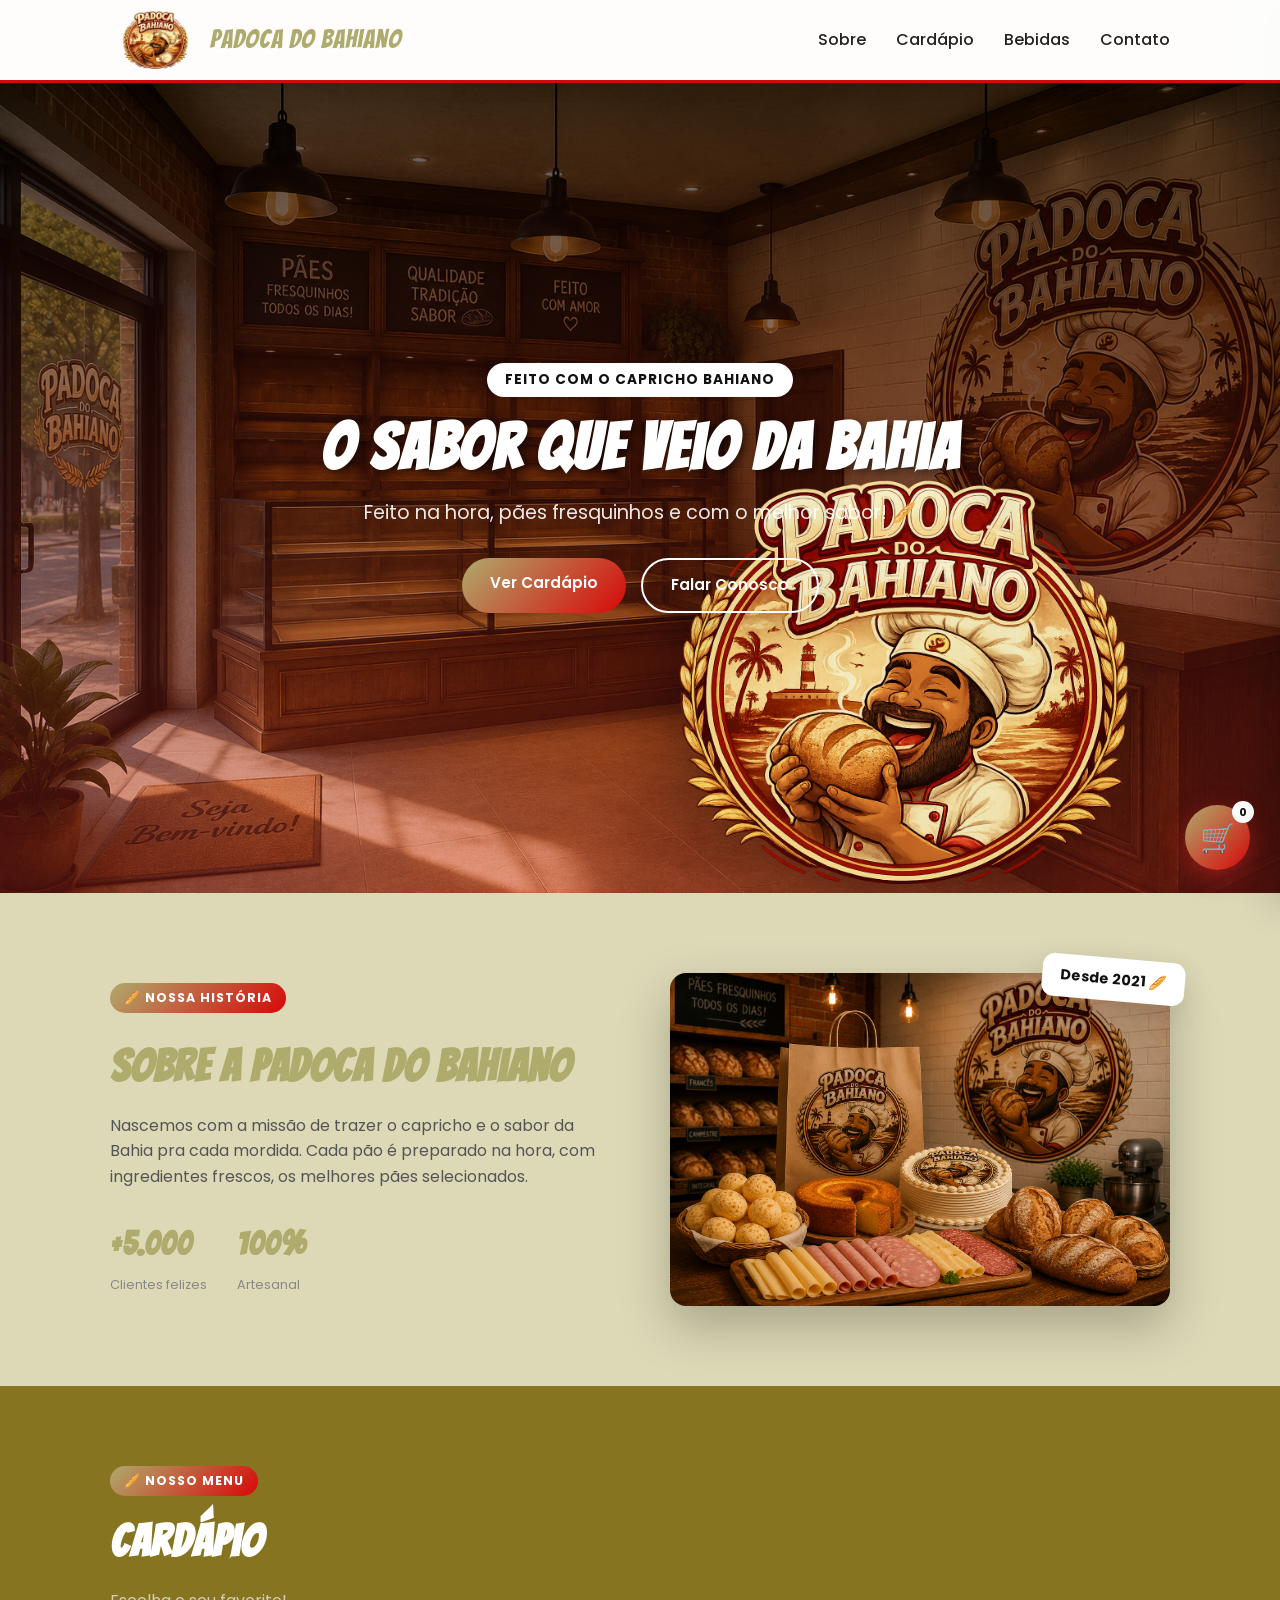
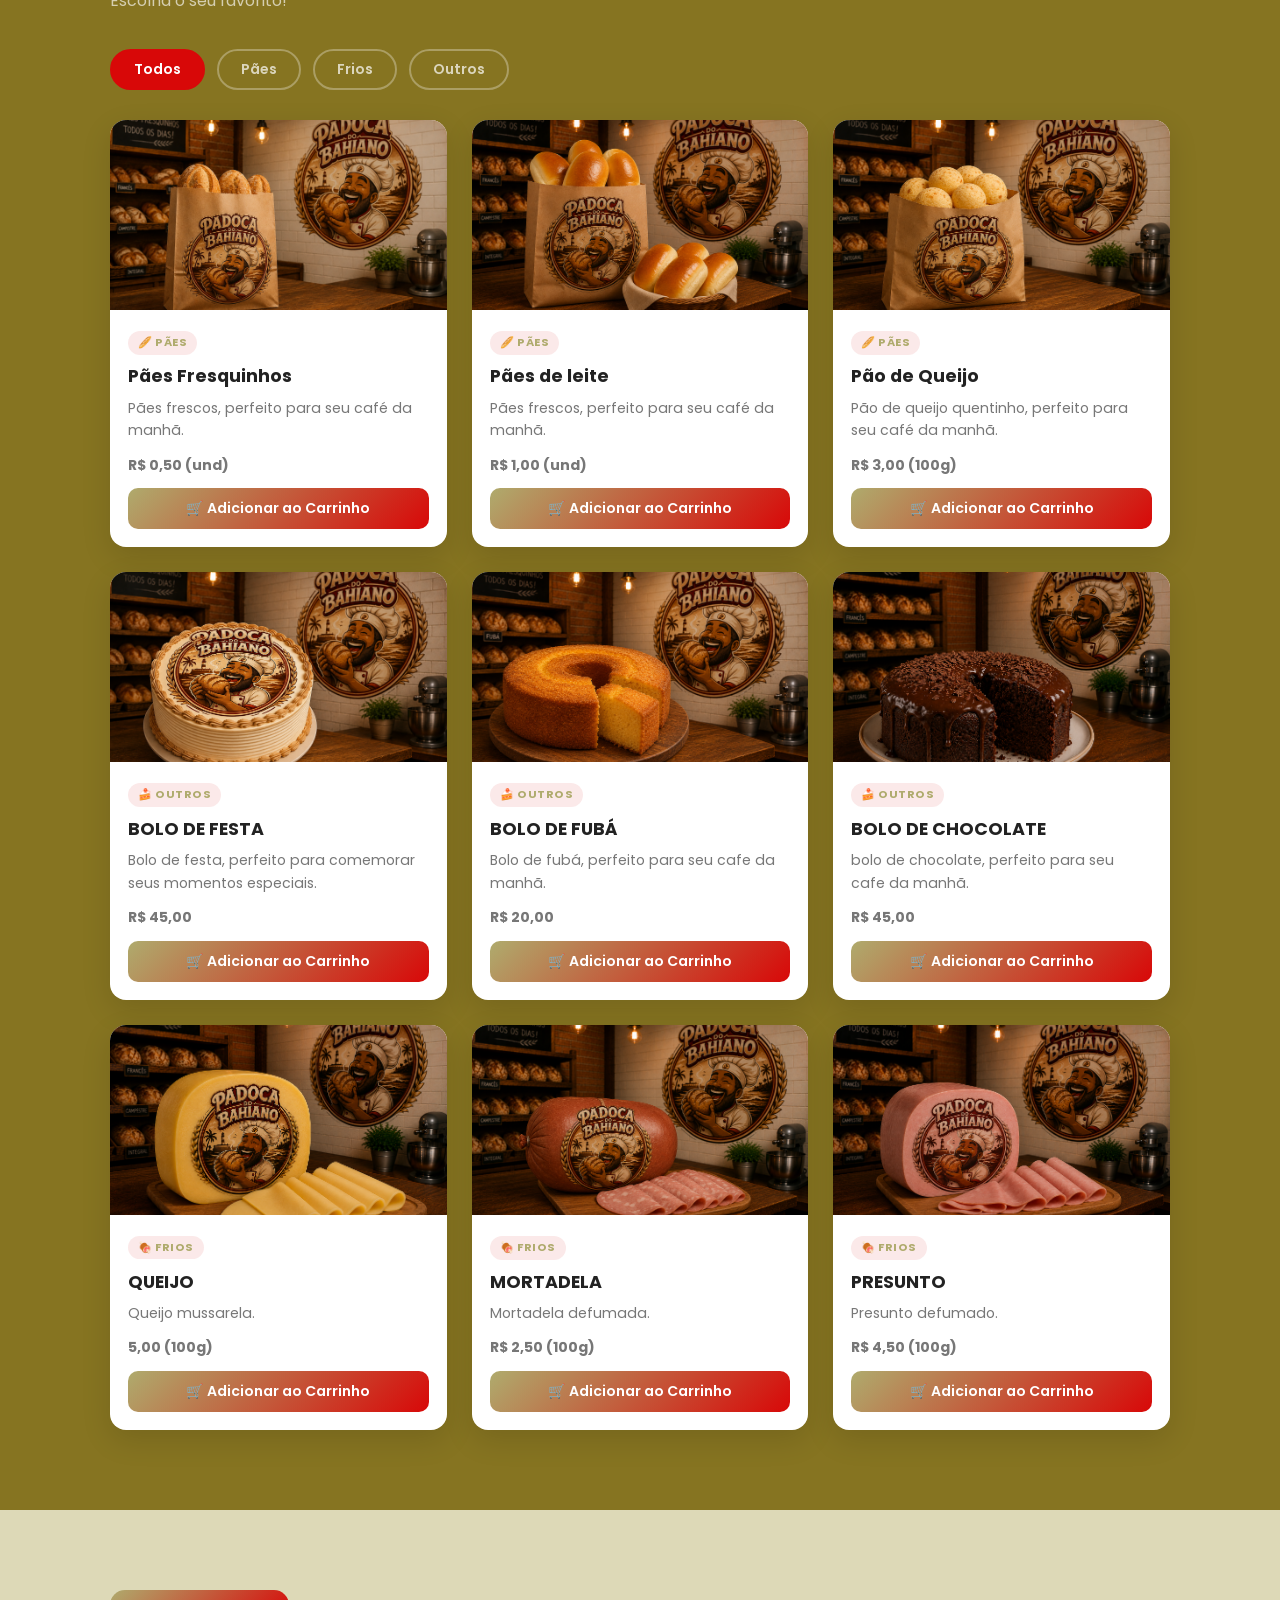
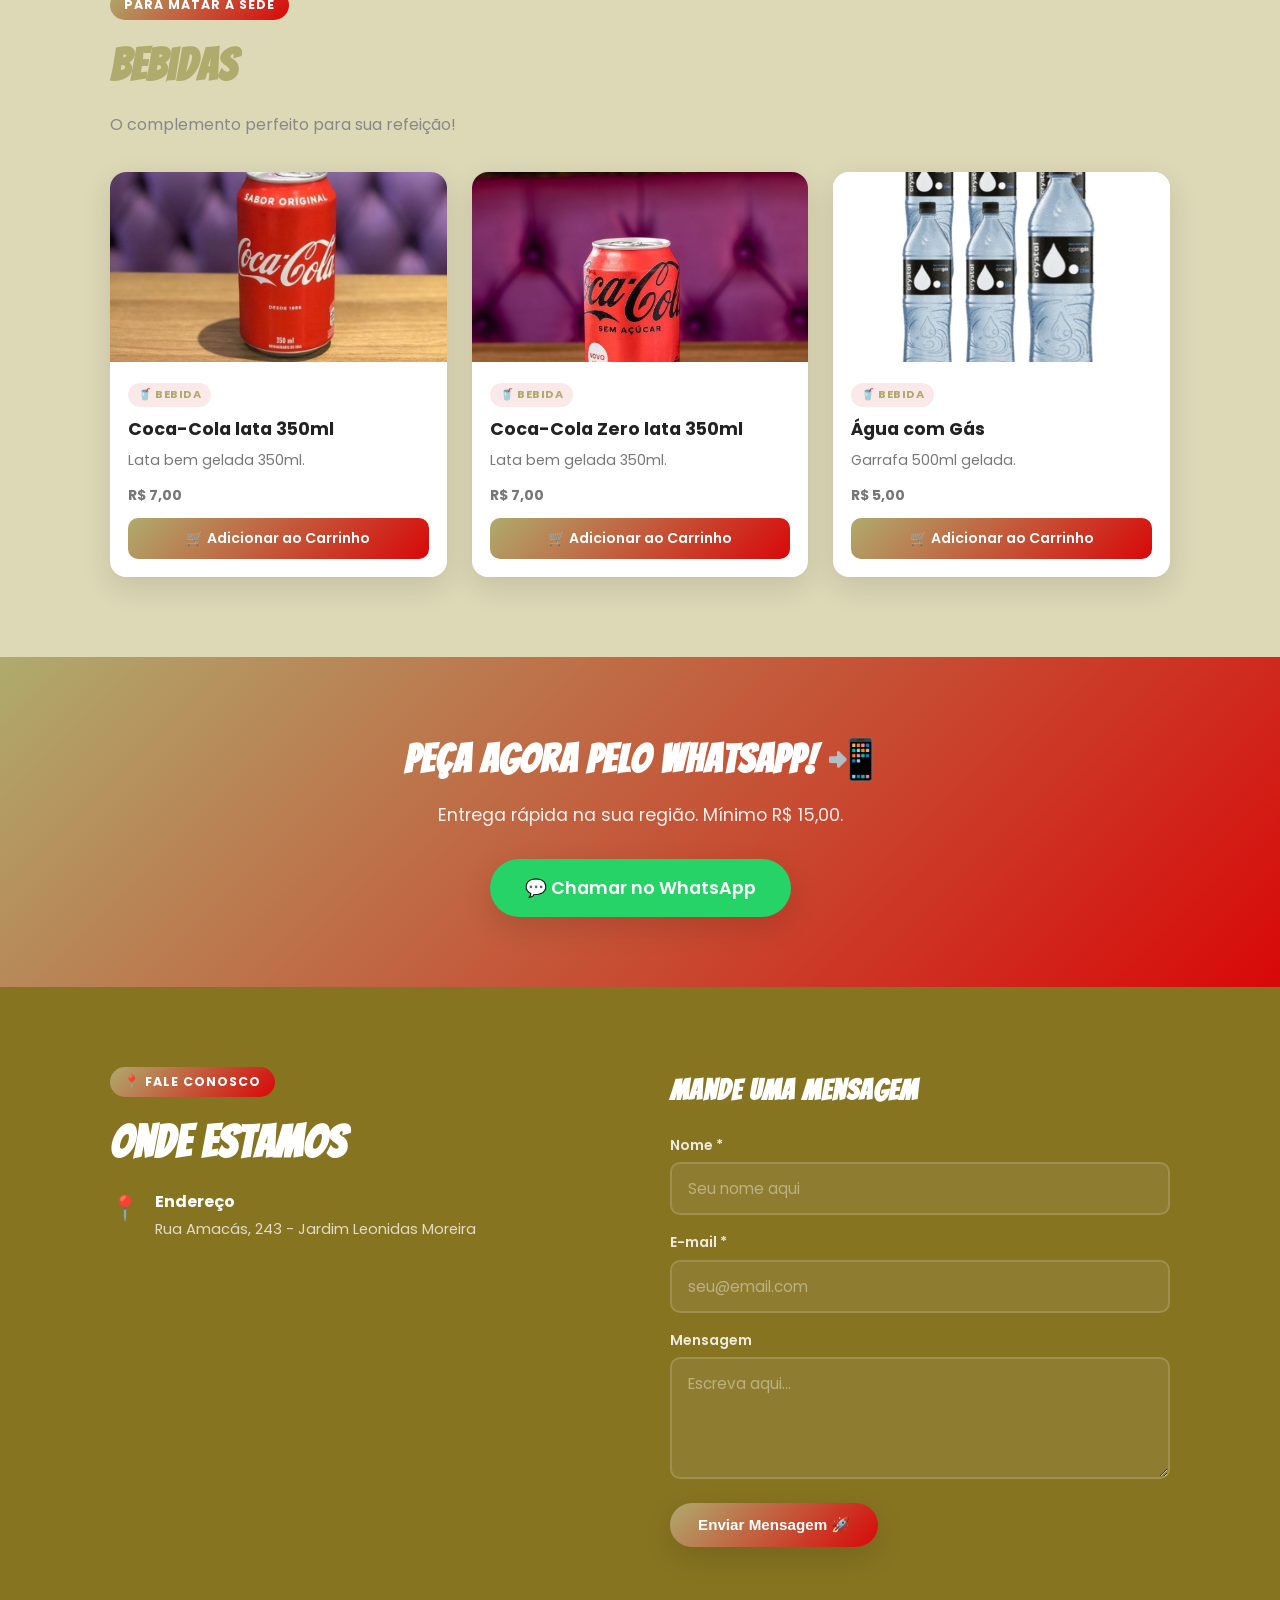
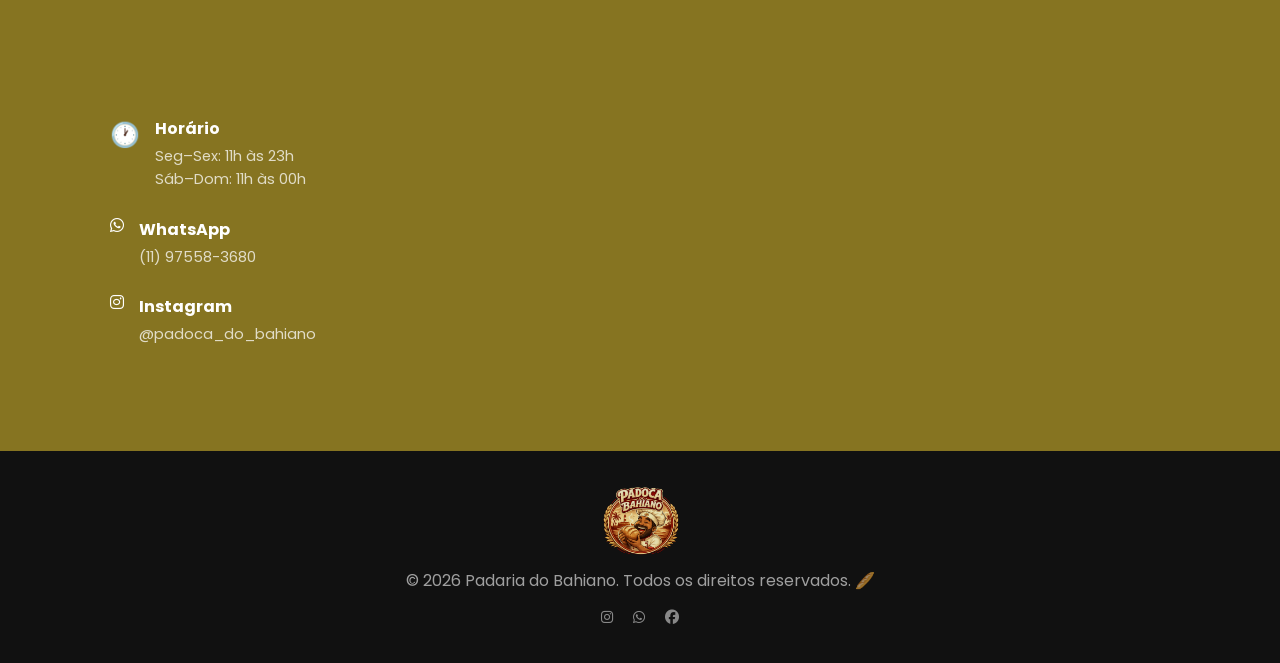
<file: index.html>
<!DOCTYPE html>
<html lang="pt-BR">

<head>
  <meta charset="UTF-8">
  <meta name="viewport" content="width=device-width, initial-scale=1.0">
  <meta name="description" content="Padoca do Bahiano - Padarias artesanais com sabor da Bahia!">
  <title>Padoca do Bahiano</title>

  <!-- Fontes -->
  <link href="https://fonts.googleapis.com/css2?family=Bangers&family=Poppins:wght@300;400;500;700&display=swap"
    rel="stylesheet">

  <!-- Ícone da aba do navegador (favicon) — tamanho 32x32 igual ao do Claude -->
  <link rel="icon" href="padaria ico.ico" type="image/pn" sizes="32x32">
  <link rel="stylesheet" href="https://cdnjs.cloudflare.com/ajax/libs/font-awesome/6.5.0/css/all.min.css">

  <link rel="stylesheet" href="style.css">
</head>

<body>
  <!-- ============================================
                               CARRINHO FLUTUANTE (fica fixo no canto da tela)
                                      ============================================ -->

  <!-- Botão do carrinho que fica no canto inferior direito -->
  <button class="carrinho-fab" id="btn-carrinho" aria-label="Abrir carrinho">
    🛒 <!-- Emoji de carrinho -->
    <!-- Badge vermelha com a quantidade de itens -->
    <span class="carrinho-badge" id="carrinho-badge">0</span>
  </button>

  <!-- Painel do carrinho (fica escondido até o usuário clicar) -->
  <div class="carrinho-painel" id="carrinho-painel">

    <!-- Cabeçalho do painel do carrinho -->
    <div class="carrinho-header">
      <h3>🛒 Seu Pedido</h3>
      <!-- Botão X para fechar o painel -->
      <button class="carrinho-fechar" id="carrinho-fechar">✕</button>
    </div>

    <!-- Lista de itens no carrinho (preenchida pelo JavaScript) -->
    <ul class="carrinho-lista" id="carrinho-lista">
      <!-- Os itens aparecem aqui dinamicamente -->
    </ul>

    <!-- Mensagem exibida quando o carrinho está vazio -->
    <p class="carrinho-vazio" id="carrinho-vazio">Seu carrinho está vazio 😢</p>

    <!-- Rodapé do carrinho: total e botão de pedido -->
    <div class="carrinho-footer" id="carrinho-footer" style="display:none">
      <!-- Linha do total -->
      <div class="carrinho-total">
        <span>Total:</span>
        <!-- O valor é atualizado pelo JavaScript -->
        <strong id="carrinho-total-valor">R$ 0,00</strong>
      </div>
      <!-- Botão que manda o pedido pelo WhatsApp -->
      <a href="#" class="btn btn-whatsapp btn-pedido" id="btn-pedido" target="_blank">
        💬 Fazer Pedido pelo WhatsApp
      </a>
      <!-- Botão para esvaziar o carrinho -->
      <button class="btn-limpar" id="btn-limpar">🗑️ Limpar Carrinho</button>
    </div>
  </div>

  <!-- Fundo escuro atrás do carrinho (fecha ao clicar) -->
  <div class="carrinho-overlay" id="carrinho-overlay"></div>
  <!-- HEADER / MENU DO TOPO -->
  <header class="site-header">
    <div class="container header-inner">

      <!-- Logo com imagem sem fundo -->
      <a href="#" class="logo">
        <img src="logo padaria.png" alt="Padoca do Bahiano" class="logo-img">
        <span class="logo-texto">Padoca do Bahiano</span>
      </a>

      <!-- Botão hambúrguer para celular -->
      <button class="menu-toggle" id="menu-toggle" aria-label="Abrir menu">☰</button>

      <nav>
        <ul class="nav-list" id="nav-list">
          <li><a href="#sobre">Sobre</a></li>
          <li><a href="#cardapio">Cardápio</a></li>
          <li><a href="#bebidas">Bebidas</a></li>
          <li><a href="#contato">Contato</a></li>
        </ul>
      </nav>
    </div>
  </header>

  <main id="conteudo">

    <!-- HERO - SEÇÃO PRINCIPAL COM DESTAQUE -->
    <section class="hero">
      <div class="overlay"></div>
      <div class="container hero-content">
        <div class="badge-hero"> Feito com o capricho bahiano</div>
        <h1>O Sabor que Veio da Bahia</h1>
        <p>Feito na hora, pães fresquinhos e com o melhor sabor! 🥖</p>
        <div class="hero-btns">
          <a href="#cardapio" class="btn btn-principal">Ver Cardápio</a>
          <a href="#contato" class="btn btn-secundario">Falar Conosco</a>
        </div>
      </div>
      <!-- Logo grande flutuando no hero -->
      <img src="logo padaria.png" alt="Padoca do Bahiano" class="hero-logo-flutuante">
    </section>

    <!-- SEÇÃO SOBRE -->
    <section id="sobre" class="section">
      <div class="container sobre-grid">
        <div class="sobre-texto">
          <span class="tag-secao">🥖 Nossa História</span>
          <h2>Sobre a Padoca do Bahiano</h2>
          <p>
            Nascemos com a missão de trazer o capricho e o sabor da Bahia pra cada mordida.
            Cada pão é preparado na hora, com ingredientes frescos, os melhores pães selecionados.
          </p>
          <div class="sobre-numeros">
            <div class="numero-item">
              <strong>+5.000</strong>
              <span>Clientes felizes</span>
            </div>
            <div class="numero-item">
              <strong>100%</strong>
              <span>Artesanal</span>
            </div>
          </div>
        </div>
        <div class="sobre-imagem">
          <img src="TODOS.png" alt="Padoca do Bahiano">
          <div class="sobre-badge">Desde 2021 🥖</div>
        </div>
      </div>
    </section>

    <!-- SEÇÃO CARDÁPIO -->
    <section id="cardapio" class="section section--alt">
      <div class="container">
        <span class="tag-secao">🥖 Nosso Menu</span>
        <h2>Cardápio</h2>
        <p class="secao-sub">Escolha o seu favorito!</p>

        <!-- Filtros do cardápio -->
        <div class="filtros">
          <button class="filtro-btn ativo" data-filtro="todos">Todos</button>
          <button class="filtro-btn" data-filtro="paes">Pães</button>
          <button class="filtro-btn" data-filtro="frios">Frios</button>
          <button class="filtro-btn" data-filtro="outros">Outros</button>
        </div>

        <ul class="cards" id="lista-itens"></ul>
      </div>
    </section>

    <!-- SEÇÃO BEBIDAS -->
    <section id="bebidas" class="section">
      <div class="container">
        <span class="tag-secao">Para Matar a Sede</span>
        <h2>Bebidas</h2>
        <p class="secao-sub">O complemento perfeito para sua refeição!</p>
        <ul class="cards" id="lista-bebidas"></ul>
      </div>
    </section>

    <!-- BANNER DESTAQUE -->
    <section class="banner-destaque">
      <div class="container banner-content">
        <h2>Peça Agora pelo WhatsApp! 📲</h2>
        <p>Entrega rápida na sua região. Mínimo R$ 15,00.</p>
        <a href="https://wa.me/5511975383680" target="_blank" class="btn btn-whatsapp">
          💬 Chamar no WhatsApp
        </a>
      </div>
    </section>

    <!-- SEÇÃO CONTATO -->
    <section id="contato" class="section section--alt">
      <div class="container contato-grid">
        <div class="contato-info">
          <span class="tag-secao">📍 Fale Conosco</span>
          <h2>Onde Estamos</h2>
          <div class="info-item">
            <span class="info-icone">📍</span>
            <div>
              <strong>Endereço</strong>
              <p>Rua Amacás, 243 - Jardim Leonidas Moreira</p>
              <iframe
                src="https://www.google.com/maps/embed?pb=!1m18!1m12!1m3!1d3654.9751998334177!2d-46.781678524839805!3d-23.641059178745145!2m3!1f0!2f0!3f0!3m2!1i1024!2i768!4f13.1!3m3!1m2!1s0x94ce5385d583c091%3A0xad498484ed2ec93!2sRua%20Amac%C3%A1s%2C%20243%20-%20Jardim%20Leonidas%20Moreira%2C%20S%C3%A3o%20Paulo%20-%20SP%2C%2005792-030!5e0!3m2!1spt-BR!2sbr!4v1778008050968!5m2!1spt-BR!2sbr"
                width="600" height="450" style="border:0;" allowfullscreen="" loading="lazy"
                referrerpolicy="no-referrer-when-downgrade" id="mapas"></iframe>
            </div>
          </div>
          <div class="info-item">
            <span class="info-icone">🕐</span>
            <div>
              <strong>Horário</strong>
              <p>Seg–Sex: 11h às 23h</p>
              <p>Sáb–Dom: 11h às 00h</p>
            </div>
          </div>
          <div class="info-item">
            <i class="fab fa-whatsapp"></i></a>
            <div>
              <strong>WhatsApp</strong>
              <p>(11) 97558-3680</p>
            </div>
          </div>
          <div class="info-item">
            <i class="fab fa-instagram"></i></a>
            <div>
              <strong>Instagram</strong>
              <p>@padoca_do_bahiano</p>
            </div>
          </div>
        </div>

        <div class="contato-form">
          <h3>Mande uma Mensagem</h3>
          <form class="form" novalidate id="form-contato">
            <div class="field">
              <label for="nome">Nome *</label>
              <input id="nome" name="nome" type="text" required placeholder="Seu nome aqui">
            </div>

            <div class="field">
              <label for="email">E-mail *</label>
              <input id="email" name="email" type="email" required placeholder="seu@email.com">
            </div>

            <div class="field">
              <label for="mensagem">Mensagem</label>
              <textarea id="mensagem" name="mensagem" rows="4" placeholder="Escreva aqui..."></textarea>
            </div>

            <button type="submit" class="btn btn-principal">Enviar Mensagem 🚀</button>
            <p id="form-status" class="form-status"></p>
          </form>
        </div>
      </div>
    </section>

  </main>

  <!-- FOOTER -->
  <section>
    <footer class="site-footer">
      <div class="container footer-inner">
        <img src="logo padaria.png" alt="Padaria do Bahiano" class="footer-logo">
        <p>© <span id="ano"></span> Padaria do Bahiano. Todos os direitos reservados. 🥖</p>
        <div class="footer-redes">
          <a href="https://www.instagram.com/" target="_blank"> <i class="fab fa-instagram"></i></a>
          <a href="https://www.whatsapp.com/download?lang=pt" target="_blank"> <i class="fab fa-whatsapp"></i></a>
          <a href="https://www.facebook.com/?locale=pt_BR" target="_blank"> <i class="fab fa-facebook"></i></a>
        </div>
      </div>
    </footer>

  </section>

  <!-- Scripts JavaScript -->
  <section>
    <script src="dados.js"></script>
    <script src="app.js"></script>
  </section>
</body>

</html>
</file>
<file: style.css>
/* =============================================
   BAHIANO BURGER - CSS COMPLETO
   Arquivo: css/style.css
   ============================================= */

/* ---------- VARIÁVEIS DE COR ---------- */
/* Aqui você pode mudar as cores do site inteiro! */
:root {
  --cor-primaria: #afab6d;
  /* Vermelho principal */
  --cor-secundaria: #d80808;
  /* Laranja */
  --cor-amarelo: #ffffff;
  /* Amarelo destaque */
  --cor-fundo: #ddd9b7;
  /* Fundo levemente creme */
  --cor-fundo-alt: #867421;
  /* Fundo escuro (seções alt) */
  --cor-texto: #222;
  /* Texto escuro */
  --cor-branco: #ffffff;
  --cor-whatsapp: #25d366;
  /* Verde WhatsApp */
  --sombra: 0 10px 30px rgba(0, 0, 0, 0.12);
  --sombra-forte: 0 20px 50px rgba(0, 0, 0, 0.25);
  --transicao: all 0.3s ease;
  /* Velocidade das animações */
  --raio: 16px;
  /* Arredondamento dos cantos */
}

/* =============================================
   SISTEMA DE CARRINHO
   ============================================= */

/* Botão flutuante do carrinho (canto inferior direito) */
.carrinho-fab {
  position: fixed;          /* Fica fixo mesmo ao rolar a página */
  bottom: 30px;
  right: 30px;
  width: 65px;
  height: 65px;
  border-radius: 50%;       /* Circular */
  background: linear-gradient(135deg, var(--cor-primaria), var(--cor-secundaria));
  color: white;
  font-size: 1.8rem;
  border: none;
  cursor: pointer;
  box-shadow: 0 8px 25px rgba(214,40,40,0.5);
  z-index: 500;             /* Fica na frente do conteúdo */
  transition: var(--transicao);
  display: flex;
  align-items: center;
  justify-content: center;
}

.carrinho-fab:hover {
  transform: scale(1.12);
  box-shadow: 0 12px 35px rgba(214,40,40,0.6);
}

/* Badge vermelha com a quantidade de itens */
.carrinho-badge {
  position: absolute;
  top: -4px;
  right: -4px;
  background: var(--cor-amarelo); /* Amarelo para destacar */
  color: #111;
  font-size: 0.7rem;
  font-weight: 700;
  width: 22px;
  height: 22px;
  border-radius: 50%;
  display: flex;
  align-items: center;
  justify-content: center;
  font-family: "Poppins", sans-serif;
}

/* Fundo escuro atrás do painel do carrinho */
.carrinho-overlay {
  position: fixed;
  inset: 0;
  background: rgba(0,0,0,0.5); /* Preto semitransparente */
  z-index: 600;
  display: none;              /* Escondido por padrão */
  opacity: 0;
  transition: opacity 0.3s ease;
}

/* Quando o overlay está ativo (carrinho aberto) */
.carrinho-overlay.ativo {
  display: block;
  opacity: 1;
}

/* Painel lateral do carrinho */
.carrinho-painel {
  position: fixed;
  top: 0;
  right: -420px;              /* Começa fora da tela (à direita) */
  width: 420px;
  max-width: 100vw;           /* No celular ocupa a tela toda */
  height: 100vh;
  background: white;
  z-index: 700;               /* Fica na frente do overlay */
  box-shadow: -10px 0 40px rgba(0,0,0,0.2);
  display: flex;
  flex-direction: column;     /* Empilha: header, lista, footer */
  transition: right 0.35s ease; /* Animação de deslizar */
  overflow: hidden;
}

/* Quando o carrinho está aberto, desliza para dentro */
.carrinho-painel.aberto { right: 0; }

/* Cabeçalho do painel */
.carrinho-header {
  display: flex;
  justify-content: space-between;
  align-items: center;
  padding: 20px 24px;
  border-bottom: 2px solid #f0f0f0;
  background: linear-gradient(135deg, var(--cor-primaria), var(--cor-secundaria));
  color: white;
}

.carrinho-header h3 {
  font-family: "Bangers", cursive;
  font-size: 1.6rem;
  letter-spacing: 1px;
  color: white;
}

/* Botão X para fechar o carrinho */
.carrinho-fechar {
  background: rgba(255,255,255,0.2);
  border: none;
  color: white;
  font-size: 1.2rem;
  cursor: pointer;
  width: 36px;
  height: 36px;
  border-radius: 50%;
  display: flex;
  align-items: center;
  justify-content: center;
  transition: var(--transicao);
}

.carrinho-fechar:hover { background: rgba(255,255,255,0.35); }

/* Lista de itens no carrinho (scroll se tiver muitos) */
.carrinho-lista {
  list-style: none;
  flex: 1;                  /* Ocupa o espaço restante */
  overflow-y: auto;         /* Scroll vertical se necessário */
  padding: 16px;
}

/* Cada item no carrinho */
.carrinho-item {
  display: flex;
  align-items: center;
  gap: 12px;
  padding: 12px;
  border-radius: 12px;
  margin-bottom: 10px;
  background: #fafafa;
  border: 1px solid #f0f0f0;
  transition: var(--transicao);
}

.carrinho-item:hover { background: #fff5f0; }

/* Foto do item no carrinho */
.carrinho-item-img {
  width: 60px;
  height: 60px;
  border-radius: 10px;
  object-fit: cover;
  flex-shrink: 0;           /* Não encolhe a imagem */
}

/* Texto (nome + preço) do item */
.carrinho-item-info { flex: 1; }

.carrinho-item-nome {
  font-weight: 700;
  font-size: 0.9rem;
  color: var(--cor-texto);
}

.carrinho-item-preco {
  font-size: 0.85rem;
  color: var(--cor-primaria);
  font-weight: 600;
  margin-top: 2px;
}

/* Controles de quantidade (- número +) */
.carrinho-item-qtd {
  display: flex;
  align-items: center;
  gap: 8px;
}

/* Botões de + e - */
.btn-qtd {
  width: 28px;
  height: 28px;
  border-radius: 50%;
  border: 2px solid var(--cor-secundaria);
  background: white;
  color: var(--cor-secundaria);
  font-size: 1rem;
  font-weight: 700;
  cursor: pointer;
  display: flex;
  align-items: center;
  justify-content: center;
  transition: var(--transicao);
  line-height: 1;
}

.btn-qtd:hover {
  background: var(--cor-secundaria);
  color: white;
}

/* Número da quantidade */
.qtd-num {
  font-weight: 700;
  font-size: 1rem;
  min-width: 20px;
  text-align: center;
}

/* Mensagem "carrinho vazio" */
.carrinho-vazio {
  text-align: center;
  color: #aaa;
  font-size: 0.95rem;
  padding: 40px 20px;
}

/* Rodapé do carrinho: total e botões */
.carrinho-footer {
  padding: 20px 24px;
  border-top: 2px solid #f0f0f0;
  background: #fafafa;
}

/* Linha do total */
.carrinho-total {
  display: flex;
  justify-content: space-between;
  align-items: center;
  margin-bottom: 16px;
  font-size: 1.1rem;
}

.carrinho-total strong {
  font-family: "Bangers", cursive;
  font-size: 1.8rem;
  color: var(--cor-primaria);
  letter-spacing: 1px;
}

/* Botão de pedido ocupa a largura toda */
.btn-pedido {
  display: block;
  width: 100%;
  text-align: center;
  margin-bottom: 10px;
  font-size: 1rem;
  padding: 14px;
}

/* Botão para limpar o carrinho */
.btn-limpar {
  display: block;
  width: 100%;
  background: none;
  border: 2px solid #ddd;
  color: #999;
  padding: 10px;
  border-radius: 10px;
  font-family: "Poppins", sans-serif;
  font-size: 0.85rem;
  cursor: pointer;
  transition: var(--transicao);
}

.btn-limpar:hover {
  border-color: var(--cor-primaria);
  color: var(--cor-primaria);
}

/* ---------- RESET BÁSICO ---------- */
/* Remove margens padrão do navegador */
*,
*::before,
*::after {
  box-sizing: border-box;
  margin: 0;
  padding: 0;
}

/* ---------- CORPO DA PÁGINA ---------- */
body {
  font-family: "Poppins", sans-serif;
  background: var(--cor-fundo);
  color: var(--cor-texto);
  line-height: 1.6;
  overflow-x: hidden;
  /* Impede scroll horizontal indesejado */
}

/* ---------- CONTAINER ---------- */
/* Centraliza e limita largura do conteúdo */
.container {
  max-width: 1100px;
  margin: 0 auto;
  padding: 0 20px;
}

/* =============================================
   HEADER - BARRA DO TOPO
   ============================================= */
.site-header {
  background: rgba(255, 255, 255, 0.95);
  backdrop-filter: blur(12px);
  /* Efeito de vidro fosco */
  border-bottom: 3px solid var(--cor-secundaria);
  position: sticky;
  /* Fica fixo no topo ao rolar */
  top: 0;
  z-index: 1000;
  box-shadow: 0 2px 20px rgba(0, 0, 0, 0.08);
}

.header-inner {
  display: flex;
  /* Coloca logo e nav lado a lado */
  justify-content: space-between;
  align-items: center;
  padding: 10px 20px;
}

/* ---------- LOGO ---------- */
.logo {
  display: flex;
  align-items: center;
  gap: 10px;
  text-decoration: none;
  transition: var(--transicao);
}

.logo:hover {
  transform: scale(1.05);
  /* Aumenta levinho ao passar o mouse */
}

/* Imagem da logo SEM FUNDO */
.logo-img {
  height: 60px;
  width: auto;
  object-fit: contain;
  /* A logo PNG já tem fundo transparente, não precisa de mais nada */
}

.logo-texto {
  font-family: "Bangers", cursive;
  /* Fonte estilo quadrinhos */
  font-size: 1.6rem;
  color: var(--cor-primaria);
  letter-spacing: 1px;
  line-height: 1;
}

/* ---------- MENU DE NAVEGAÇÃO ---------- */
.nav-list {
  list-style: none;
  display: flex;
  gap: 30px;
}

.nav-list a {
  text-decoration: none;
  color: var(--cor-texto);
  font-weight: 500;
  position: relative;
  padding-bottom: 4px;
  transition: var(--transicao);
}

/* Linha que aparece embaixo do link ao passar o mouse */
.nav-list a::after {
  content: "";
  position: absolute;
  width: 0%;
  height: 2px;
  background: var(--cor-secundaria);
  left: 0;
  bottom: 0;
  transition: var(--transicao);
}

.nav-list a:hover {
  color: var(--cor-primaria);
}

.nav-list a:hover::after {
  width: 100%;
}

/* ---------- BOTÃO MENU CELULAR ---------- */
.menu-toggle {
  display: none;
  /* Escondido em telas grandes */
  background: none;
  border: 2px solid var(--cor-primaria);
  color: var(--cor-primaria);
  font-size: 1.5rem;
  cursor: pointer;
  border-radius: 8px;
  padding: 4px 10px;
  transition: var(--transicao);
}

.menu-toggle:hover {
  background: var(--cor-primaria);
  color: white;
}

/* =============================================
   HERO - SEÇÃO PRINCIPAL (TOPO DA PÁGINA)
   ============================================= */
.hero {
  position: relative;
  height: 50vh;
  /* 90% da altura da tela */
  min-height: 50px;
  background: url("PADARIA.png") center/cover no-repeat;
  display: flex;
  align-items: center;
  justify-content: center;
  color: white;
  text-align: center;
  overflow: hidden;
}

/* Camada escura por cima da foto do hero */
.overlay {
  position: absolute;
  inset: 0;
  /* Cobre tudo: top, right, bottom, left = 0 */
  background: linear-gradient(to bottom,
      rgba(0, 0, 0, 0.65),
      rgba(214, 40, 40, 0.3));
}

/* Conteúdo do hero fica na frente da overlay */
.hero-content {
  position: relative;
  z-index: 2;
  animation: fadeUp 0.9s ease;
  /* Animação de entrada */
}

/* Badgezinho no topo do hero */
.badge-hero {
  display: inline-block;
  background: var(--cor-amarelo);
  color: #111;
  font-weight: 700;
  font-size: 0.85rem;
  padding: 6px 18px;
  border-radius: 30px;
  margin-bottom: 16px;
  letter-spacing: 1px;
  text-transform: uppercase;
}

.hero h1 {
  font-family: "Bangers", cursive;
  font-size: 4rem;
  line-height: 1.1;
  margin-bottom: 14px;
  text-shadow: 3px 3px 8px rgba(0, 0, 0, 0.5);
  letter-spacing: 2px;
}

.hero p {
  font-size: 1.2rem;
  margin-bottom: 30px;
  opacity: 0.9;
}

/* Dois botões lado a lado no hero */
.hero-btns {
  display: flex;
  gap: 15px;
  justify-content: center;
  flex-wrap: wrap;
  /* Em celular, vai pra baixo se não couber */
}

/* Logo grande flutuando no canto do hero */
.hero-logo-flutuante {
  position: absolute;
  right: 5%;
  bottom: 0;
  height: 420px;
  width: auto;
  object-fit: contain;
  z-index: 1;
  animation: flutuar 3s ease-in-out infinite;
  /* Animação de flutuar */
  filter: drop-shadow(0 20px 40px rgba(0, 0, 0, 0.4));
  opacity: 0.92;
}

/* =============================================
   BOTÕES
   ============================================= */
.btn {
  display: inline-block;
  padding: 13px 28px;
  border-radius: 30px;
  text-decoration: none;
  font-weight: 600;
  font-size: 0.95rem;
  cursor: pointer;
  border: none;
  transition: var(--transicao);
  box-shadow: var(--sombra);
}

/* Botão vermelho principal */
.btn-principal {
  background: linear-gradient(135deg, var(--cor-primaria), var(--cor-secundaria));
  color: white;
}

.btn-principal:hover {
  transform: translateY(-3px) scale(1.05);
  box-shadow: var(--sombra-forte);
}

/* Botão contorno (transparente) */
.btn-secundario {
  background: transparent;
  color: white;
  border: 2px solid white;
}

.btn-secundario:hover {
  background: white;
  color: var(--cor-primaria);
  transform: translateY(-3px);
}

/* Botão verde WhatsApp */
.btn-whatsapp {
  background: var(--cor-whatsapp);
  color: white;
  font-size: 1.1rem;
  padding: 15px 35px;
}

.btn-whatsapp:hover {
  transform: translateY(-4px) scale(1.05);
  box-shadow: 0 15px 35px rgba(37, 211, 102, 0.4);
}

/* =============================================
   SEÇÕES GENÉRICAS
   ============================================= */
.section {
  padding: 80px 0;
}

/* Seção com fundo alternativo (escuro) */
.section--alt {
  background: var(--cor-fundo-alt);
  color: white;
}

.section--alt h2,
.section--alt p {
  color: white;
}

/* Tag pequena acima do título */
.tag-secao {
  display: inline-block;
  background: linear-gradient(135deg, var(--cor-primaria), var(--cor-secundaria));
  color: white;
  font-size: 0.78rem;
  font-weight: 700;
  padding: 5px 14px;
  border-radius: 20px;
  text-transform: uppercase;
  letter-spacing: 1px;
  margin-bottom: 10px;
}

h2 {
  font-family: "Bangers", cursive;
  font-size: 2.8rem;
  color: var(--cor-primaria);
  margin-bottom: 10px;
  letter-spacing: 1px;
}

.secao-sub {
  color: #888;
  margin-bottom: 35px;
  font-size: 1rem;
}

.section--alt .secao-sub {
  color: rgba(255, 255, 255, 0.65);
}

/* =============================================
   SEÇÃO SOBRE
   ============================================= */
.sobre-grid {
  display: grid;
  grid-template-columns: 1fr 1fr;
  /* Duas colunas iguais */
  gap: 60px;
  align-items: center;
}

.sobre-texto h2 {
  margin-top: 8px;
}

.sobre-texto p {
  color: #555;
  margin-bottom: 14px;
}

/* Números (ex: +5.000 clientes) */
.sobre-numeros {
  display: flex;
  gap: 30px;
  margin-top: 30px;
}

.numero-item strong {
  display: block;
  font-family: "Bangers", cursive;
  font-size: 2rem;
  color: var(--cor-primaria);
  letter-spacing: 1px;
}

.numero-item span {
  font-size: 0.8rem;
  color: #888;
}

/* Foto do hambúrguer no sobre */
.sobre-imagem {
  position: relative;
}

.sobre-imagem img {
  width: 100%;
  border-radius: var(--raio);
  box-shadow: var(--sombra-forte);
  transition: var(--transicao);
}

.sobre-imagem img:hover {
  transform: scale(1.02);
}

/* Badge "Desde 2020" em cima da foto */
.sobre-badge {
  position: absolute;
  top: -15px;
  right: -15px;
  background: var(--cor-amarelo);
  color: #111;
  font-weight: 700;
  padding: 10px 18px;
  border-radius: 12px;
  font-size: 0.9rem;
  box-shadow: var(--sombra);
  transform: rotate(5deg);
  /* Levinho inclinado */
}

/* =============================================
   CARDS DO CARDÁPIO
   ============================================= */
.cards {
  list-style: none;
  display: grid;
  grid-template-columns: repeat(auto-fit, minmax(260px, 1fr));
  gap: 25px;
  padding: 0;
}

.card {
  background: var(--cor-branco);
  border-radius: var(--raio);
  overflow: hidden;
  box-shadow: var(--sombra);
  transition: var(--transicao);
  cursor: pointer;
}

.card:hover {
  transform: translateY(-10px) scale(1.02);
  box-shadow: var(--sombra-forte);
}

/* Wrapper da imagem com overflow hidden para o zoom funcionar */
.card-img-wrap {
  overflow: hidden;
  height: 190px;
}

.card img {
  width: 100%;
  height: 190px;
  object-fit: cover;
  transition: var(--transicao);
  display: block;
}

.card:hover img {
  transform: scale(1.1);
  /* Zoom na imagem ao passar o mouse */
}

.card-content {
  padding: 18px;
}

.card-content h3 {
  font-size: 1.1rem;
  font-weight: 700;
  margin-bottom: 6px;
  color: var(--cor-texto);
}

.card-content p {
  font-size: 0.88rem;
  color: #777;
  margin-bottom: 12px;
}

.preco {
  color: var(--cor-primaria);
  font-weight: 700;
  font-size: 1.25rem;
}

/* Tag de categoria no card */
.card-tag {
  display: inline-block;
  font-size: 0.7rem;
  font-weight: 700;
  padding: 3px 10px;
  border-radius: 20px;
  background: rgba(214, 40, 40, 0.1);
  color: var(--cor-primaria);
  margin-bottom: 8px;
  text-transform: uppercase;
  letter-spacing: 0.5px;
}

/* =============================================
   FILTROS DO CARDÁPIO
   ============================================= */
.filtros {
  display: flex;
  gap: 12px;
  margin-bottom: 30px;
  flex-wrap: wrap;
}

.filtro-btn {
  background: transparent;
  border: 2px solid rgba(255, 255, 255, 0.3);
  color: rgba(255, 255, 255, 0.7);
  padding: 8px 22px;
  border-radius: 30px;
  font-family: "Poppins", sans-serif;
  font-weight: 600;
  font-size: 0.88rem;
  cursor: pointer;
  transition: var(--transicao);
}

.filtro-btn:hover,
.filtro-btn.ativo {
  background: var(--cor-secundaria);
  border-color: var(--cor-secundaria);
  color: white;
}

/* =============================================
   BANNER DESTAQUE (CHAMADA WHATSAPP)
   ============================================= */
.banner-destaque {
  background: linear-gradient(135deg, var(--cor-primaria), var(--cor-secundaria));
  padding: 70px 20px;
  text-align: center;
  color: white;
}

.banner-content h2 {
  color: white;
  font-size: 2.5rem;
  margin-bottom: 10px;
}

.banner-content p {
  font-size: 1.1rem;
  opacity: 0.9;
  margin-bottom: 30px;
}

/* =============================================
   SEÇÃO CONTATO
   ============================================= */
.contato-grid {
  display: grid;
  grid-template-columns: 1fr 1fr;
  gap: 60px;
  align-items: start;
}

/* Itens de informação (endereço, horário...) */
.info-item {
  display: flex;
  gap: 15px;
  margin-bottom: 25px;
  align-items: flex-start;
}

.info-icone {
  font-size: 1.5rem;
  flex-shrink: 0;
  /* Não encolhe o ícone */
}

.info-item strong {
  display: block;
  font-weight: 700;
  margin-bottom: 3px;
  color: var(--cor-amarelo);
}

.info-item p {
  margin: 0;
  font-size: 0.92rem;
  color: rgba(255, 255, 255, 0.75);
}

/* Formulário de contato */
.contato-form h3 {
  font-family: "Bangers", cursive;
  font-size: 1.8rem;
  color: var(--cor-amarelo);
  margin-bottom: 20px;
  letter-spacing: 1px;
}

.field {
  margin-bottom: 16px;
}

.field label {
  display: block;
  font-size: 0.88rem;
  font-weight: 600;
  margin-bottom: 6px;
  color: rgba(255, 255, 255, 0.85);
}

.form input,
.form textarea {
  width: 100%;
  padding: 13px 16px;
  border-radius: 10px;
  border: 2px solid rgba(255, 255, 255, 0.15);
  background: rgba(255, 255, 255, 0.07);
  color: white;
  font-family: "Poppins", sans-serif;
  font-size: 0.95rem;
  transition: var(--transicao);
}

.form input::placeholder,
.form textarea::placeholder {
  color: rgba(255, 255, 255, 0.4);
}

.form input:focus,
.form textarea:focus {
  border-color: var(--cor-secundaria);
  outline: none;
  background: rgba(255, 255, 255, 0.12);
}

/* Mensagem de sucesso/erro do formulário */
.form-status {
  margin-top: 12px;
  font-weight: 600;
  font-size: 0.92rem;
  min-height: 22px;
}

/* =============================================
   FOOTER - RODAPÉ
   ============================================= */
.site-footer {
  background: #111;
  color: rgba(255, 255, 255, 0.6);
  padding: 35px 20px;
  margin-top: 0;
}

.footer-inner {
  display: flex;
  flex-direction: column;
  align-items: center;
  gap: 12px;
  text-align: center;
}

.footer-logo {
  height: 70px;
  width: auto;
  object-fit: contain;
  opacity: 0.9;
}

.footer-redes {
  display: flex;
  gap: 20px;
}

.footer-redes a {
  color: rgba(255, 255, 255, 0.5);
  text-decoration: none;
  font-size: 0.88rem;
  transition: var(--transicao);
}

.footer-redes a:hover {
  color: var(--cor-secundaria);
}

/* =============================================
   ANIMAÇÕES
   ============================================= */

/* Aparece subindo do baixo */
@keyframes fadeUp {
  from {
    opacity: 0;
    transform: translateY(35px);
  }

  to {
    opacity: 1;
    transform: translateY(0);
  }
}

/* Flutua pra cima e pra baixo */
@keyframes flutuar {

  0%,
  100% {
    transform: translateY(0px);
  }

  50% {
    transform: translateY(-18px);
  }
}

/* Cards surgindo ao entrar na tela */
.card {
  animation: fadeUp 0.5s ease both;
}

/* =============================================
   RESPONSIVO - CELULAR
   (regras que entram em telas menores que 768px)
   ============================================= */
@media (max-width: 768px) {

  /* Esconde logo flutuante no celular */
  .hero-logo-flutuante {
    display: none;
  }

  /* Título menor */
  .hero h1 {
    font-size: 2.4rem;
  }

  /* Mostra o botão hambúrguer */
  .menu-toggle {
    display: block;
  }

  /* Esconde o menu inicialmente no celular */
  .nav-list {
    display: none;
    flex-direction: column;
    position: absolute;
    top: 80px;
    left: 0;
    right: 0;
    background: white;
    padding: 20px;
    box-shadow: var(--sombra);
    gap: 15px;
    z-index: 999;
  }

  /* Quando o menu estiver aberto, mostra */
  .nav-list.aberto {
    display: flex;
  }

  /* Seção sobre: uma coluna */
  .sobre-grid {
    grid-template-columns: 1fr;
    gap: 30px;
  }

  .sobre-badge {
    display: none;
  }

  .sobre-numeros {
    gap: 15px;
  }

  /* Contato: uma coluna */
  .contato-grid {
    grid-template-columns: 1fr;
    gap: 40px;
  }

  h2 {
    font-size: 2.2rem;
  }

  .banner-content h2 {
    font-size: 1.8rem;
  }
}
  /* Botão "Adicionar ao carrinho" dentro do card */
.btn-adicionar {
  display: block;
  /* Ocupa a linha toda */
  width: 100%;
  margin-top: 10px;
  padding: 10px;
  background: linear-gradient(135deg, var(--cor-primaria), var(--cor-secundaria));
  color: white;
  border: none;
  border-radius: 10px;
  font-family: "Poppins", sans-serif;
  font-size: 0.88rem;
  font-weight: 600;
  cursor: pointer;
  transition: var(--transicao);
}

.btn-adicionar:hover {
  transform: translateY(-2px);
  box-shadow: 0 6px 20px rgba(214, 40, 40, 0.4);
}

/* Animação "pulo" quando clica em adicionar */
.btn-adicionar:active {
  transform: scale(0.97);
}
/* =========================================
   FIX MOBILE - TELA MEXENDO
   ========================================= */

html,
body {
  width: 100%;
  overflow-x: hidden;
  position: relative;
}

/* Corrige viewport no celular */
.hero {
  min-height: 90dvh !important;
  height: auto !important;
  width: 100%;
  overflow: hidden;
}

/* Corrige painel do carrinho */
.carrinho-painel {
  min-height: 100dvh;
  height: 100dvh;
  max-width: 100%;
}

/* Corrige imagens */
img {
  max-width: 100%;
  height: auto;
  display: block;
}

/* Corrige iframe do mapa */
#mapas {
  width: 100% !important;
  max-width: 100%;
  border-radius: 16px;
  display: block;
}

/* Evita elementos ultrapassarem largura */
section,
div,
main,
header,
footer {
  max-width: 100%;
}

/* Corrige scroll lateral no Android */
body {
  overscroll-behavior-x: none;
  touch-action: pan-y;
}

/* Remove highlight azul ao tocar */
* {
  -webkit-tap-highlight-color: transparent;
}
</file>
